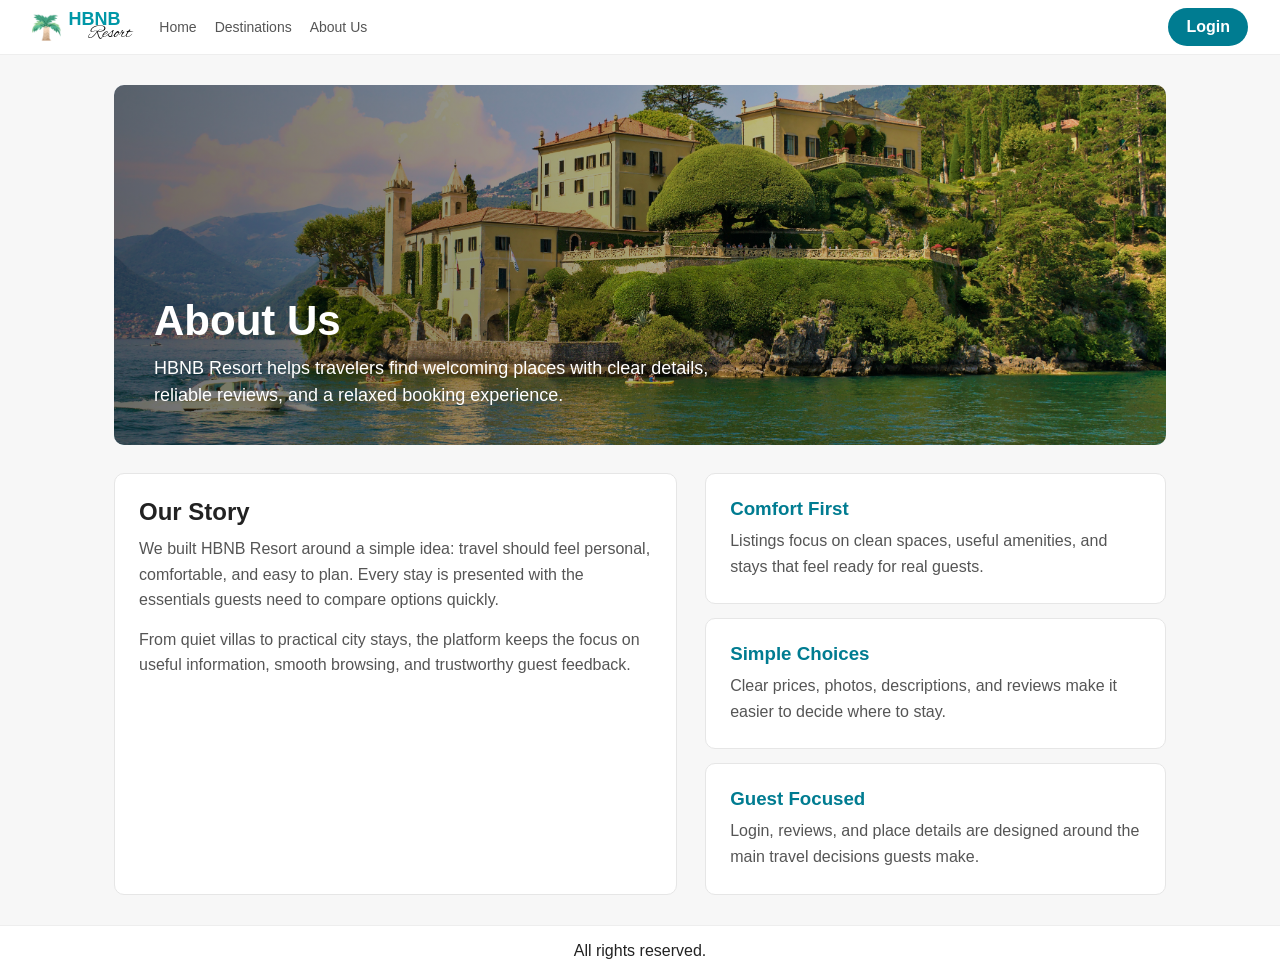
<file: part4/about.html>
<!DOCTYPE html>
<html lang="en">
<head>
    <meta charset="UTF-8">
    <meta name="viewport" content="width=device-width, initial-scale=1.0">
    <link rel="icon" href="images/Palm%20HBNB.png">
    <title>About Us</title>
    <link href="https://fonts.googleapis.com/css2?family=Alex+Brush&display=swap" rel="stylesheet">
    <link rel="stylesheet" href="styles.css">
</head>
<body>
    <header>
        <a href="index.html" class="brand" aria-label="Go to home page">
            <img src="images/Palm%20HBNB.png" alt="Palm HBNB logo" class="logo">
            <span class="brand-name"><span>HBNB</span><span class="brand-script">Resort</span></span>
        </a>
        <nav class="header-nav" aria-label="Primary navigation">
            <a href="index.html">Home</a>
            <a href="destinations.html">Destinations</a>
            <a href="about.html">About Us</a>
        </nav>
        <div class="header-actions">
            <a href="login.html" id="login-link" class="login-button">Login</a>
            <button id="logout-btn" style="display:none;">Logout</button>
        </div>
    </header>

    <main>
        <section class="page-hero">
            <img src="images/stefano-bucciarelli-Oo_GSNAtF20-unsplash.jpg" alt="Welcoming resort lounge">
            <div class="page-hero-text">
                <h1>About Us</h1>
                <p>HBNB Resort helps travelers find welcoming places with clear details, reliable reviews, and a relaxed booking experience.</p>
            </div>
        </section>

        <section class="about-layout">
            <div class="about-copy">
                <h2>Our Story</h2>
                <p>We built HBNB Resort around a simple idea: travel should feel personal, comfortable, and easy to plan. Every stay is presented with the essentials guests need to compare options quickly.</p>
                <p>From quiet villas to practical city stays, the platform keeps the focus on useful information, smooth browsing, and trustworthy guest feedback.</p>
            </div>

            <div class="about-points">
                <article>
                    <h3>Comfort First</h3>
                    <p>Listings focus on clean spaces, useful amenities, and stays that feel ready for real guests.</p>
                </article>
                <article>
                    <h3>Simple Choices</h3>
                    <p>Clear prices, photos, descriptions, and reviews make it easier to decide where to stay.</p>
                </article>
                <article>
                    <h3>Guest Focused</h3>
                    <p>Login, reviews, and place details are designed around the main travel decisions guests make.</p>
                </article>
            </div>
        </section>
    </main>

    <footer>
        <p>All rights reserved.</p>
    </footer>

    <script src="scripts.js"></script>
</body>
</html>
</file>
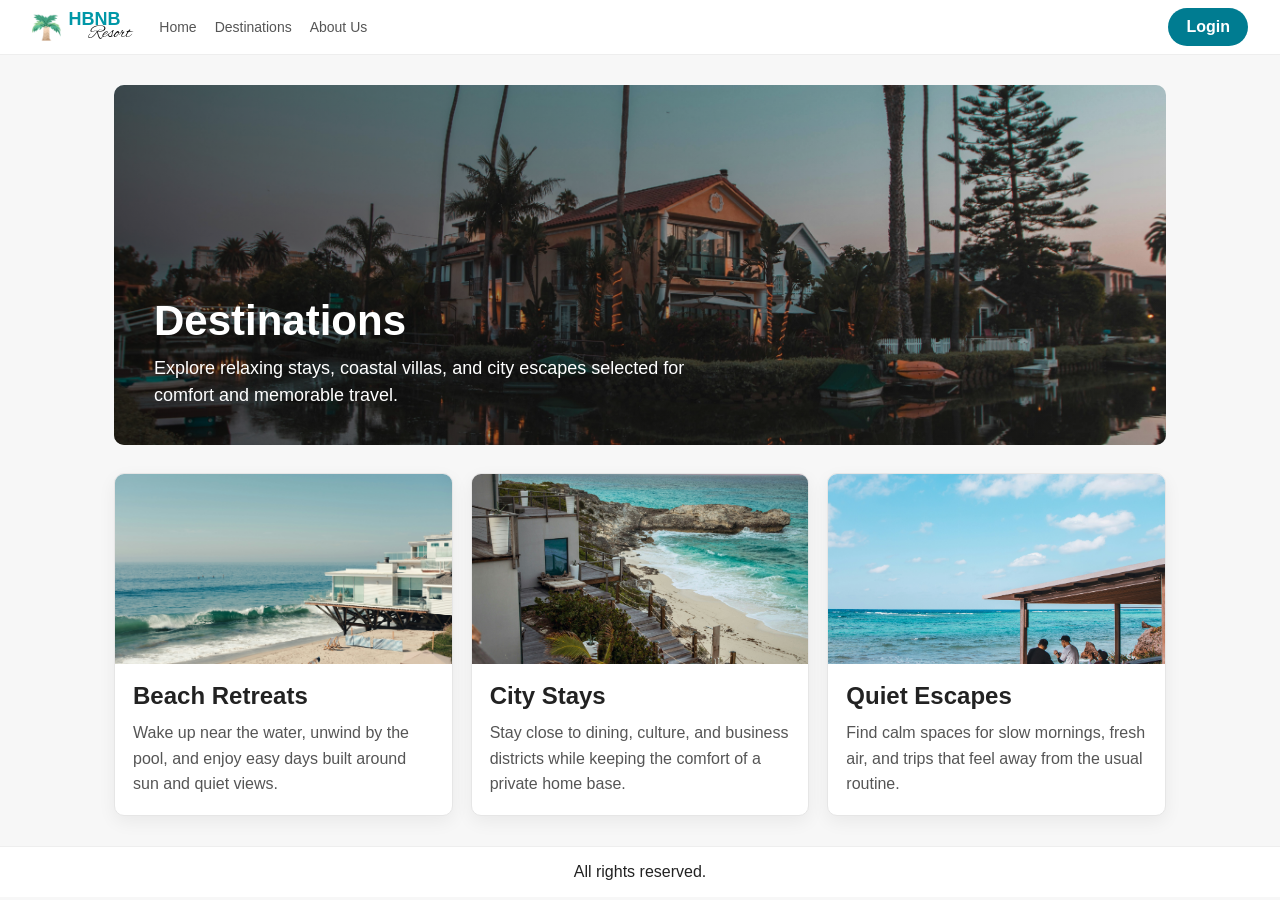
<file: part4/destinations.html>
<!DOCTYPE html>
<html lang="en">
<head>
    <meta charset="UTF-8">
    <meta name="viewport" content="width=device-width, initial-scale=1.0">
    <link rel="icon" href="images/Palm%20HBNB.png">
    <title>Destinations</title>
    <link href="https://fonts.googleapis.com/css2?family=Alex+Brush&display=swap" rel="stylesheet">
    <link rel="stylesheet" href="styles.css">
</head>
<body>
    <header>
        <a href="index.html" class="brand" aria-label="Go to home page">
            <img src="images/Palm%20HBNB.png" alt="Palm HBNB logo" class="logo">
            <span class="brand-name"><span>HBNB</span><span class="brand-script">Resort</span></span>
        </a>
        <nav class="header-nav" aria-label="Primary navigation">
            <a href="index.html">Home</a>
            <a href="destinations.html">Destinations</a>
            <a href="about.html">About Us</a>
        </nav>
        <div class="header-actions">
            <a href="login.html" id="login-link" class="login-button">Login</a>
            <button id="logout-btn" style="display:none;">Logout</button>
        </div>
    </header>

    <main>
        <section class="page-hero">
            <img src="images/roberto-nickson-b650UcXvYUk-unsplash.jpg" alt="Beach resort destination">
            <div class="page-hero-text">
                <h1>Destinations</h1>
                <p>Explore relaxing stays, coastal villas, and city escapes selected for comfort and memorable travel.</p>
            </div>
        </section>

        <section class="content-grid">
            <article class="info-card">
                <img src="images/allison-huang-_u8KhAZRGHs-unsplash.jpg" alt="Resort pool destination">
                <div>
                    <h2>Beach Retreats</h2>
                    <p>Wake up near the water, unwind by the pool, and enjoy easy days built around sun and quiet views.</p>
                </div>
            </article>

            <article class="info-card">
                <img src="images/roberto-nickson-YG2MysGbT_M-unsplash.jpg" alt="Modern city stay">
                <div>
                    <h2>City Stays</h2>
                    <p>Stay close to dining, culture, and business districts while keeping the comfort of a private home base.</p>
                </div>
            </article>

            <article class="info-card">
                <img src="images/sho-k-et0v7wY9meI-unsplash.jpg" alt="Quiet nature escape">
                <div>
                    <h2>Quiet Escapes</h2>
                    <p>Find calm spaces for slow mornings, fresh air, and trips that feel away from the usual routine.</p>
                </div>
            </article>
        </section>
    </main>

    <footer>
        <p>All rights reserved.</p>
    </footer>

    <script src="scripts.js"></script>
</body>
</html>
</file>
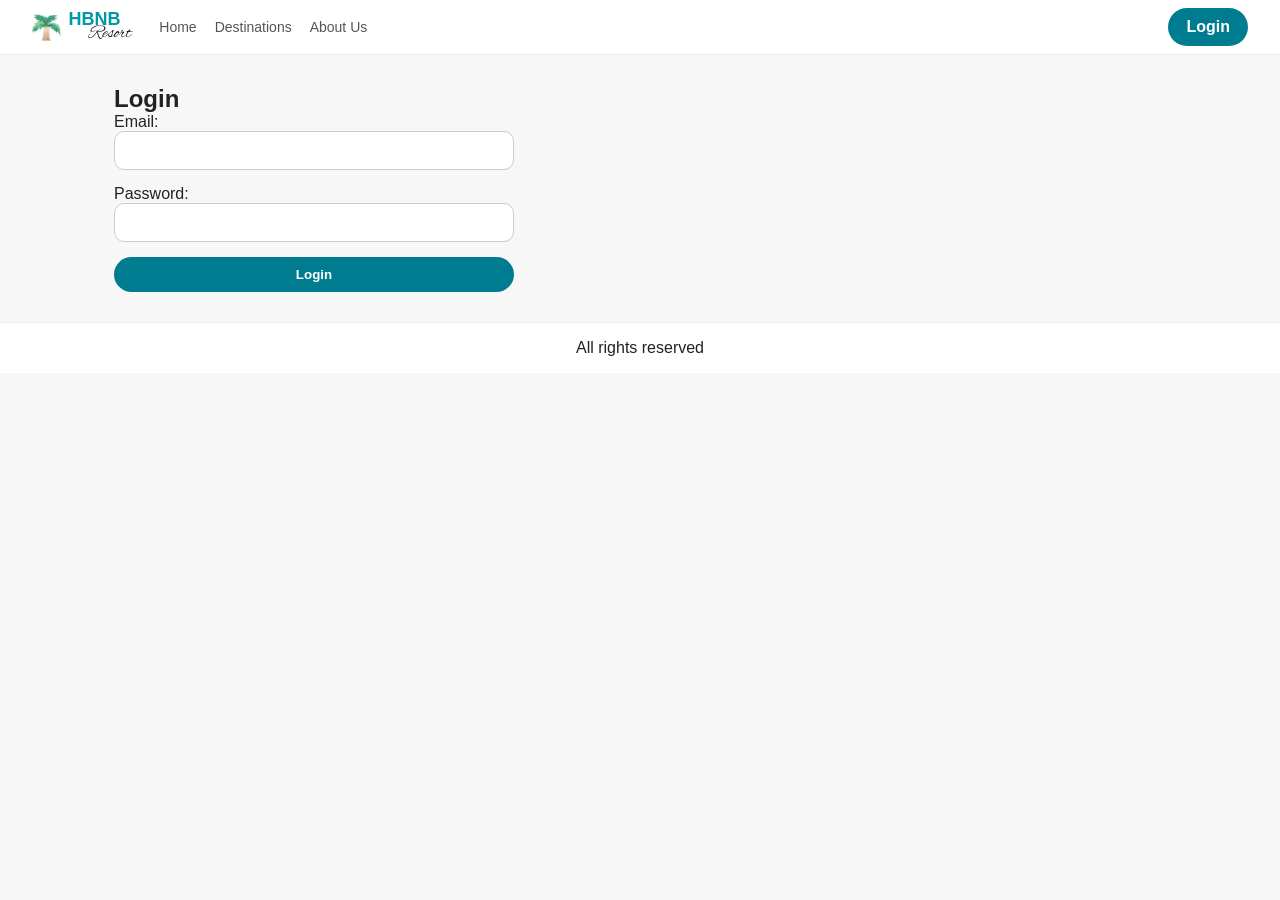
<file: part4/login.html>
<!DOCTYPE html>
<html lang="en">
<head>
    <meta charset="UTF-8">
    <meta name="viewport" content="width=device-width, initial-scale=1.0">
    <link rel="icon" href="images/Palm%20HBNB.png">
    <title>Login</title>
    <link href="https://fonts.googleapis.com/css2?family=Alex+Brush&display=swap" rel="stylesheet">
    <link rel="stylesheet" href="styles.css">
</head>
<body>

    <header>
        <a href="index.html" class="brand" aria-label="Go to home page">
            <img src="images/Palm%20HBNB.png" alt="Palm HBNB logo" class="logo">
            <span class="brand-name"><span>HBNB</span><span class="brand-script">Resort</span></span>
        </a>
        <nav class="header-nav" aria-label="Primary navigation">
            <a href="index.html">Home</a>
            <a href="destinations.html">Destinations</a>
            <a href="about.html">About Us</a>
        </nav>
        <div class="header-actions">
            <a href="login.html" id="login-link" class="login-button">Login</a>
            <button id="logout-btn" style="display:none;">Logout</button>
        </div>
    </header>

    <main>
        <section>
            <form id="login-form">
                <h2>Login</h2>

                <label for="email">Email:</label>
                <input type="email" id="email" name="email" required>

                <label for="password">Password:</label>
                <input type="password" id="password" name="password" required>

                <button type="submit">Login</button>
            </form>
        </section>
    </main>

    <footer>
        <p>All rights reserved</p>
    </footer>

    <script src="scripts.js"></script>
</body>
</html>
</file>
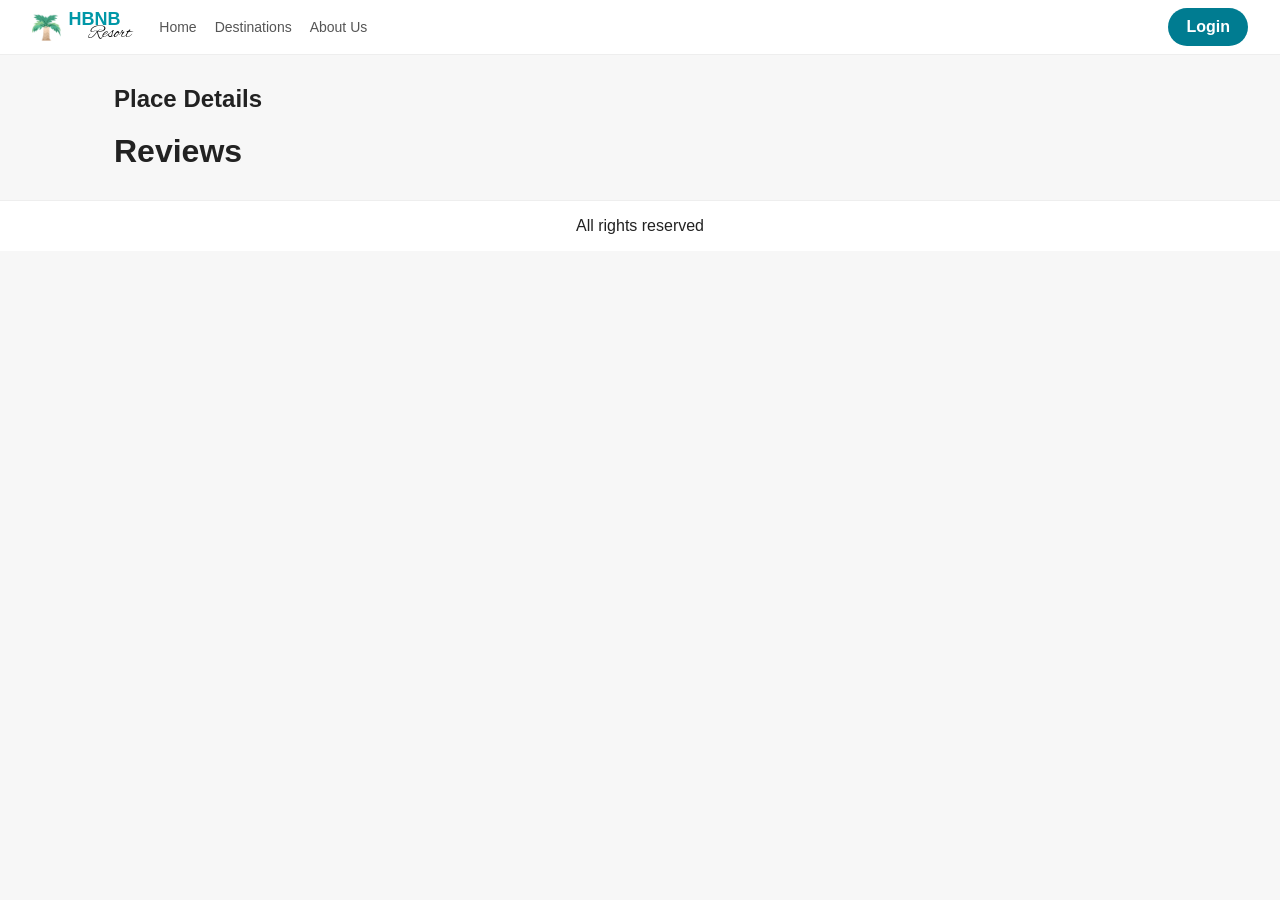
<file: part4/place.html>
<!DOCTYPE html>
<html lang="en">
<head>
    <meta charset="UTF-8">
    <meta name="viewport" content="width=device-width, initial-scale=1.0">
    <link rel="icon" href="images/Palm%20HBNB.png">
    <title>Place Details</title>
    <link href="https://fonts.googleapis.com/css2?family=Alex+Brush&display=swap" rel="stylesheet">
    <link rel="stylesheet" href="styles.css">
</head>
<body>

    <header>
        <a href="index.html" class="brand" aria-label="Go to home page">
            <img src="images/Palm%20HBNB.png" alt="Palm HBNB logo" class="logo">
            <span class="brand-name"><span>HBNB</span><span class="brand-script">Resort</span></span>
        </a>
        <nav class="header-nav" aria-label="Primary navigation">
            <a href="index.html">Home</a>
            <a href="destinations.html">Destinations</a>
            <a href="about.html">About Us</a>
        </nav>
        <div class="header-actions">
            <a href="login.html" id="login-link" class="login-button">Login</a>
            <button id="logout-btn" style="display:none;">Logout</button>
        </div>
    </header>

    <main>

        <section id="place-details" class="place-details">
           <h2>Place Details</h2>
        </section>

        <section id="reviews">
            <h2>Reviews</h2>
        </section>

        <section id="add-review" class="add-review">
            <h2>Add a Review</h2>
            <form id="review-form" class="form">
                <label for="review-text">Review:</label>
                <textarea id="review-text" name="review-text" required></textarea>

                <label>Rating:</label>
                <div class="rating-stars" data-rating-stars>
                    <input type="hidden" id="rating" name="rating" required>
                    <button type="button" class="rating-star" data-value="1" aria-label="1 star">★</button>
                    <button type="button" class="rating-star" data-value="2" aria-label="2 stars">★</button>
                    <button type="button" class="rating-star" data-value="3" aria-label="3 stars">★</button>
                    <button type="button" class="rating-star" data-value="4" aria-label="4 stars">★</button>
                    <button type="button" class="rating-star" data-value="5" aria-label="5 stars">★</button>
                </div>

                <button type="submit">Submit</button>
            </form>            
        </section>

    </main>

    <footer>
        <p>All rights reserved</p>
    </footer>

    <script src="scripts.js"></script>
</body>
</html>
</file>
<file: part4/styles.css>
* {
    box-sizing: border-box;
    margin: 0;
    padding: 0;
    font-family: Arial, sans-serif;
}

html, body {
    background-color: #f7f7f7;
    color: #222;

}


header {
    background-color: #fff;
    padding: 8px 32px;
    display: flex;
    align-items: center;
    gap: 28px;
    border-bottom: 1px solid #eee;
}

.header-nav {
    display: flex;
    align-items: center;
    gap: 18px;
}

.header-nav a {
    color: #555;
    text-decoration: none;
    font-size: 14px;
    font-weight: 400;
}

.header-nav a:hover {
    color: #333;
}

.header-actions {
    display: flex;
    align-items: center;
    justify-content: flex-end;
    margin-left: auto;
}

.page-hero {
    position: relative;
    min-height: 360px;
    overflow: hidden;
    border-radius: 10px;
    background: #eee;
}

.page-hero img {
    width: 100%;
    height: 360px;
    object-fit: cover;
    display: block;
}

.page-hero::after {
    content: "";
    position: absolute;
    inset: 0;
    background: linear-gradient(90deg, rgba(0, 0, 0, 0.58), rgba(0, 0, 0, 0.08));
}

.page-hero-text {
    position: absolute;
    left: 40px;
    bottom: 36px;
    z-index: 1;
    max-width: 560px;
    color: #fff;
}

.page-hero-text h1 {
    font-size: 42px;
    margin-bottom: 10px;
}

.page-hero-text p {
    font-size: 18px;
    line-height: 1.5;
}

.content-grid {
    display: grid;
    grid-template-columns: repeat(3, 1fr);
    gap: 18px;
    margin-top: 28px;
}

.info-card {
    background: #fff;
    border: 1px solid #e6e6e6;
    border-radius: 10px;
    overflow: hidden;
    box-shadow: 0 6px 18px rgba(0, 0, 0, 0.06);
}

.info-card img {
    width: 100%;
    height: 190px;
    object-fit: cover;
    display: block;
}

.info-card div {
    padding: 18px;
}

.info-card h2,
.about-copy h2 {
    font-size: 24px;
    margin-bottom: 10px;
}

.info-card p,
.about-copy p,
.about-points p {
    color: #555;
    line-height: 1.6;
}

.about-layout {
    display: grid;
    grid-template-columns: 1.1fr 0.9fr;
    gap: 28px;
    margin-top: 28px;
}

.about-copy,
.about-points article {
    background: #fff;
    border: 1px solid #e6e6e6;
    border-radius: 10px;
    padding: 24px;
}

.about-copy p + p {
    margin-top: 14px;
}

.about-points {
    display: grid;
    gap: 14px;
}

.about-points h3 {
    color: #007C91;
    margin-bottom: 8px;
}

main {
    max-width: 1100px;
    margin: 30px auto;
    padding: 0 24px;
    flex: 1;
}

.brand {
    display: flex;
    align-items: center;
    gap: 8px;
    text-decoration: none;
}

.logo {
    height: 27px;
    width: auto;
    display: block;
}

.brand-name {
    color: #0097A7;
    display: flex;
    flex-direction: column;
    font-size: 18px;
    font-weight: 700;
    line-height: 0.82;
    white-space: nowrap;
}

.brand-script {
    color: #000;
    font-family: "Alex Brush", cursive;
    font-weight: 400;
    margin-left: 1.15em;
}

.login-button,
.details-button,
button,
#logout-btn {
    display: inline-block;
    background-color: #007C91;
    color: #fff;
    text-decoration: none;
    border: none;
    border-radius: 999px;
    padding: 10px 18px;
    font-weight: 600;
    cursor: pointer;
}

.details-button:hover,
button:hover,
.login-button:hover,
#logout-btn:hover {
    background-color: #006575;
}

.form,
#login-form {
    display: flex;
    flex-direction: column;
    max-width: 400px;
}

input,
textarea,
select {
    width: 100%;
    margin-bottom: 15px;
    padding: 10px 12px;
    border: 1px solid #ccc;
    border-radius: 10px;
    font-size: 15px;
}

textarea {
    min-height: 100px;
    resize: vertical;
}

.rating-stars {
    display: flex;
    align-items: center;
    gap: 8px;
    margin-bottom: 18px;
}

.rating-star {
    appearance: none;
    background: transparent;
    border: none;
    border-radius: 0;
    box-shadow: none;
    padding: 0;
    color: #d0d0d0;
    font-size: 34px;
    line-height: 1;
    cursor: pointer;
    min-width: auto;
}

.rating-star:hover,
.rating-star.is-active {
    color: #ffb400;
    background: transparent;
}

.rating-star:focus,
.rating-star:active {
    background: transparent;
    outline: none;
    box-shadow: none;
}

.hero-slider {
    position: relative;
    width: 100%;
    margin: 0 0 32px;
    overflow: hidden;
    border-radius: 24px;
    background-color: #fff;
    box-shadow: 0 6px 18px rgba(0, 0, 0, 0.08);
}

.slides {
    display: flex;
    transition: transform 0.6s ease-in-out;
    height: 420px;
}

.slide {
    min-width: 100%;
    height: 100%;
    position: relative;
}

.slide::after {
    content: "";
    position: absolute;
    inset: 0;
    background: linear-gradient(90deg, rgba(0, 0, 0, 0.58), rgba(0, 0, 0, 0.08));
}

.slide img {
    width: 100%;
    height: 100%;
    object-fit: cover;
    display: block;
    background-color: #f2f2f2;
}

.slide-text {
    position: absolute;
    left: 40px;
    bottom: 40px;
    z-index: 1;
    padding: 0;
    max-width: 560px;
    color: #fff;
    text-shadow: 0 2px 12px rgba(0, 0, 0, 0.45);
}

.slide-text h2 {
    margin-bottom: 10px;
    font-size: 32px;
    color: #fff;
}

.slide-text p {
    font-size: 17px;
    color: #fff;
    line-height: 1.5;
}

#places-list {
    display: grid;
    grid-template-columns: repeat(3, 320px);
    justify-content: center;
    gap: 16px;
    margin-top: 24px;
}

.place-card {
    width: 320px;
    background: #fff;
    overflow: hidden;
    box-shadow: 0 6px 18px rgba(0, 0, 0, 0.08);
    transition: transform 0.2s ease, box-shadow 0.2s ease;
    margin: 0;
    padding: 10px;
    border: 1px solid #ddd;
    border-radius: 10px;
}

@media (max-width: 720px) {
    #places-list {
        grid-template-columns: repeat(1, 320px);
    }
}

.place-card:hover {
    transform: translateY(-6px);
    box-shadow: 0 12px 24px rgba(0, 0, 0, 0.12);
}

.place-card-image-wrap {
    width: 100%;
    height: 220px;
    overflow: hidden;
}

.place-card-image {
    width: 100%;
    height: 100%;
    object-fit: cover;
    display: block;
}

.place-card-body {
    padding: 18px;
}

.place-title {
    font-size: 20px;
    font-weight: 700;
    color: #222;
    margin-bottom: 8px;
}

.place-location {
    font-size: 14px;
    color: #777;
    margin-bottom: 10px;
}

.place-description {
    font-size: 14px;
    color: #444;
    line-height: 1.5;
    margin-bottom: 14px;
}

.place-price {
    margin-bottom: 14px;
}

.price-amount {
    font-size: 28px;
    font-weight: 800;
    color: #111;
}

.price-unit {
    font-size: 14px;
    color: #666;
    margin-left: 6px;
}

.place-details-card {
    background: #fff;
    border-radius: 24px;
    overflow: hidden;
    border: 1px solid #e7e7e7;
    box-shadow: 0 8px 20px rgba(0, 0, 0, 0.08);
    margin-bottom: 32px;
}

.place-details-card .place-card-image-wrap {
    width: 100%;
    max-width: 640px;
    height: 320px;
    overflow: hidden;
    margin: 28px auto 0;
    border-radius: 22px;
    position: relative;
    background: #f2f2f2;
}

.place-details-card .place-card-body {
    padding: 28px;
}

.place-details-card .place-title {
    font-size: 36px;
    font-weight: 700;
    color: #222;
    margin-bottom: 10px;
}

.place-details-card .place-location {
    font-size: 18px;
    color: #666;
    margin-bottom: 14px;
}

.place-details-card .place-description {
    font-size: 18px;
    color: #444;
    line-height: 1.6;
    margin-bottom: 18px;
}

.place-gallery-track {
    display: flex;
    width: 100%;
    height: 100%;
    transition: transform 0.35s ease;
}

.place-gallery-slide {
    min-width: 100%;
    height: 100%;
}

.place-gallery-slide img {
    width: 100%;
    height: 100%;
    object-fit: cover;
    display: block;
}

.place-gallery-arrow {
    position: absolute;
    top: 50%;
    transform: translateY(-50%);
    width: 42px;
    height: 42px;
    border: none;
    border-radius: 50%;
    background: rgba(255, 255, 255, 0.92);
    color: #222;
    font-size: 24px;
    line-height: 1;
    display: flex;
    align-items: center;
    justify-content: center;
    cursor: pointer;
    box-shadow: 0 6px 16px rgba(0, 0, 0, 0.15);
    z-index: 2;
}

.place-gallery-arrow.prev {
    left: 14px;
}

.place-gallery-arrow.next {
    right: 14px;
}

.place-details-card .price-amount {
    font-size: 42px;
    font-weight: 800;
    color: #111;
}

.place-details-card .price-unit {
    font-size: 20px;
    color: #666;
    margin-left: 8px;
}

#reviews {
    margin-top: 20px;
}

#reviews h2 {
    font-size: 32px;
    margin-bottom: 16px;
    color: #222;
}

.review-card {
    background: #fff;
    box-shadow: 0 4px 12px rgba(0, 0, 0, 0.06);
    margin: 20px;
    padding: 10px;
    border: 1px solid #ddd;
    border-radius: 10px;
}

.stars {
    color: #ffb400;
    font-size: 20px;
    letter-spacing: 2px;
    margin: 6px 0;
}

#add-review {
    margin: 20px;
    padding: 20px;

    background: #fff;
    border: 1px solid #ddd;
    border-radius: 10px;

    box-shadow: 0 4px 12px rgba(0, 0, 0, 0.06);
}

#add-review h2 {
    margin-bottom: 16px;
    font-size: 30px;
}

footer {
    background-color: #fff;
    color: #222;
    text-align: center;
    padding: 1rem;
    margin-top: 30px;
    border-top: 1px solid #eee;
}

.filter-bar {
    display: flex;
    justify-content: flex-start;
    align-items: center;
    gap: 16px;
    flex-wrap: wrap;
    margin: 30px 10px;
    padding: 0px 10px;
}

.filter-bar h2 {
    font-size: 20px;
    font-weight: 700;
}

.filter-box {
    display: flex;
    align-items: center;
    gap: 10px;
    background: #fff;
    padding: 0px 15px;
    border-radius: 999px;
    border: 1px solid #e7e7e7;
    box-shadow: 0 4px 10px rgba(0,0,0,0.05);
    
}

.filter-box span {
    padding: 0px 0px;
    font-size: 14px;
    color: #666;
    align-items: center;
    white-space: nowrap;
}

#price-filter {
    border: none;
    outline: none;
    background: transparent;
    font-weight: 100;
    cursor: pointer;
    margin: 5px;
    padding: 0;
}

.add-review-btn {
    display: block;      
    margin-top: 10px;
    width: fit-content;
}

@media (max-width: 768px) {
    header {
        padding: 8px 16px;
        gap: 16px;
        flex-wrap: wrap;
    }

    .header-nav {
        order: 3;
        width: 100%;
        gap: 14px;
    }

    .header-actions {
        margin-left: auto;
    }

    .brand {
        gap: 6px;
    }

    .page-hero,
    .page-hero img {
        min-height: 300px;
        height: 300px;
    }

    .page-hero-text {
        left: 22px;
        right: 22px;
        bottom: 24px;
    }

    .page-hero-text h1 {
        font-size: 34px;
    }

    .content-grid,
    .about-layout {
        grid-template-columns: 1fr;
    }

    .place-details-card .place-card-image-wrap {
        max-width: min(100%, 430px);
        height: 320px;
        margin-top: 20px;
    }

    .place-gallery-arrow {
        width: 36px;
        height: 36px;
        font-size: 20px;
    }
}
</file>
